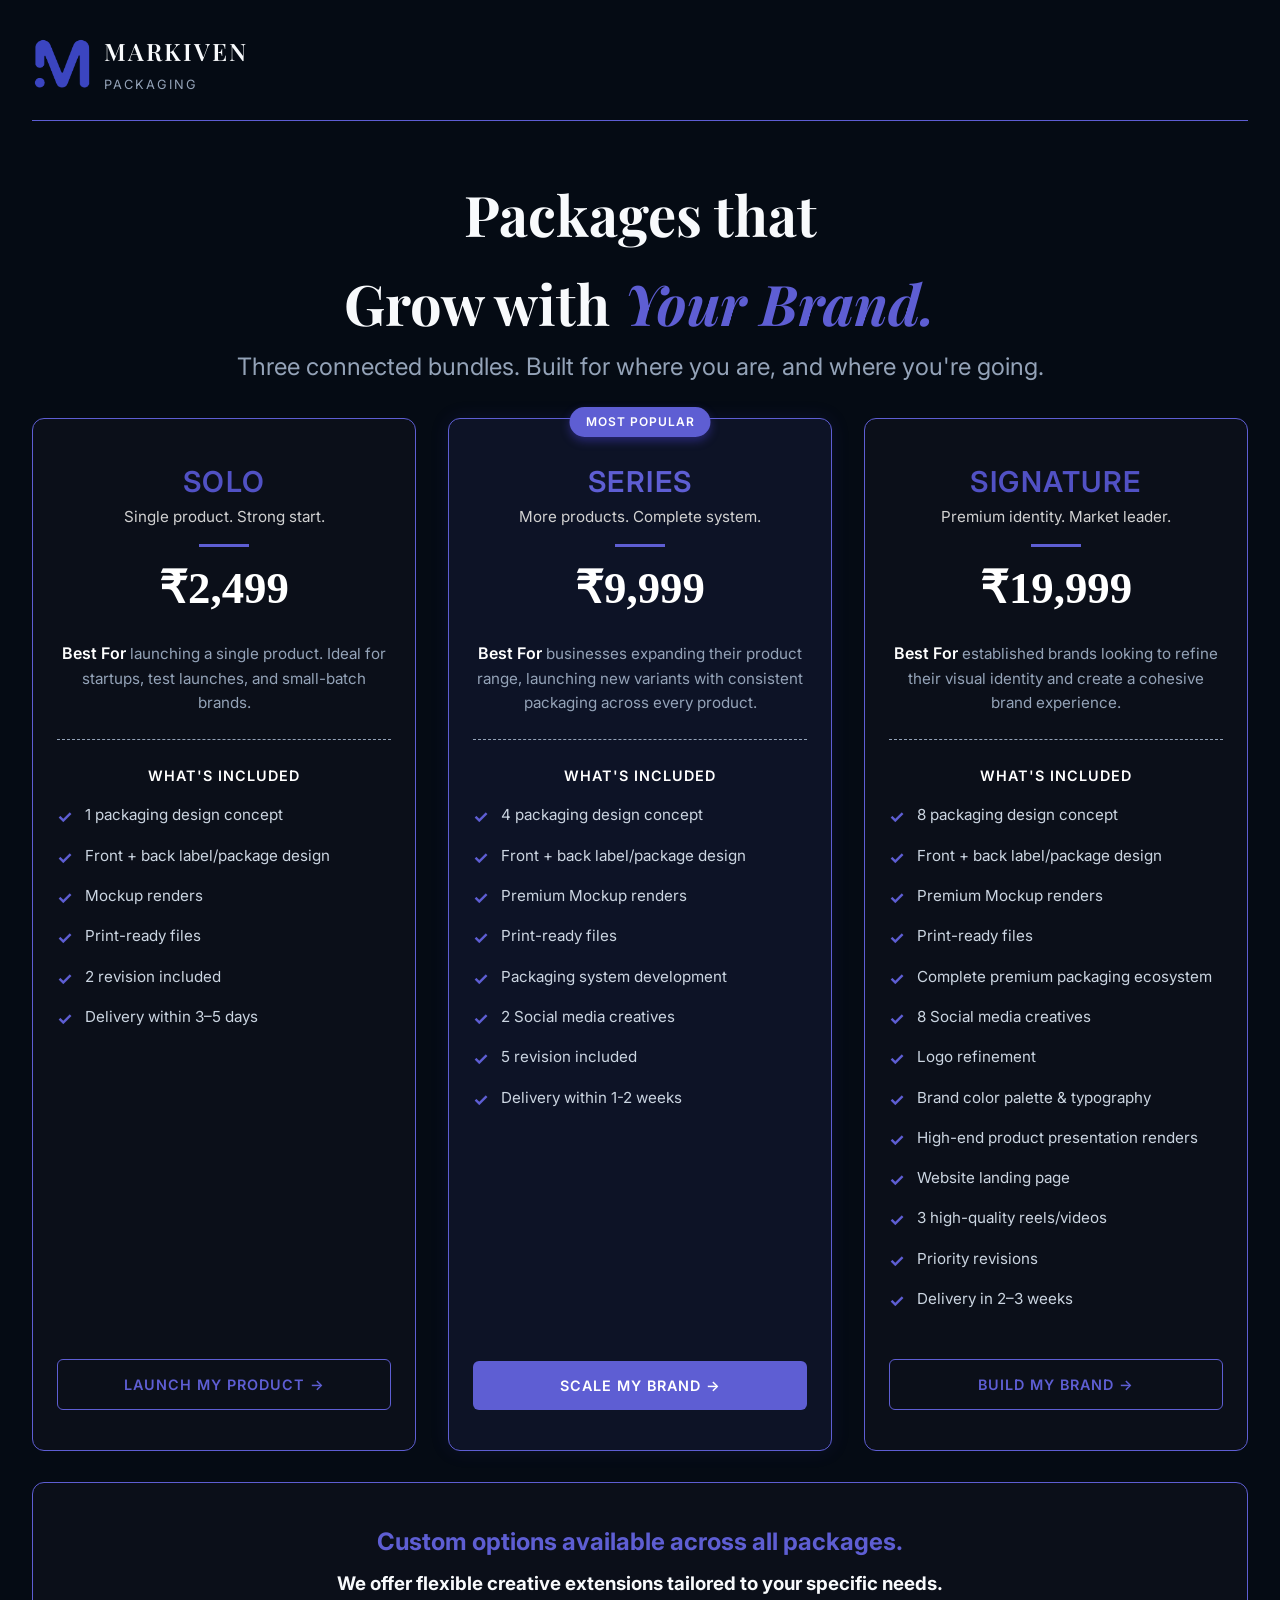
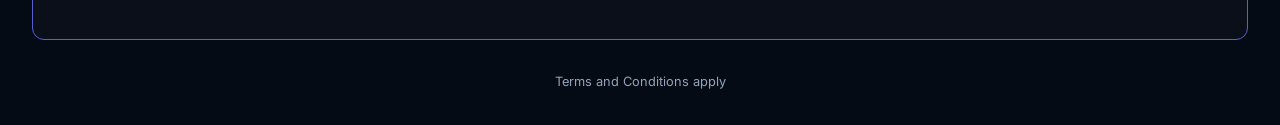
<file: index.html>
<!DOCTYPE html>
<html lang="en">
<head>
    <meta charset="UTF-8">
    <meta name="viewport" content="width=device-width, initial-scale=1.0">
    <title>Markiven - Packaging Bundles</title>
    <link href="https://fonts.googleapis.com/css2?family=Inter:wght@300;400;600&family=Playfair+Display:ital,wght@0,600;1,600&display=swap" rel="stylesheet">
    <link rel="stylesheet" href="Style.css">
    <link rel="icon" type="image/x-icon" href="/Images/favicon-light.ico" media="(prefers-color-scheme: light)">
    <link rel="icon" type="image/x-icon" href="/Images/favicon-dark.ico" media="(prefers-color-scheme: dark)">
</head>
<body>
    <div class="container">
        <header>
            <div class="logo-icon"><img src="/Images/MARKIVEN-002.png" alt="Markiven Logo"></div>
            <div>
                <div class="logo-text">MARKIVEN</div>
                <div class="logo-sub">Packaging</div>
            </div>
        </header>

        <section class="hero">
            <h1>Packages that<br>Grow with<span> Your Brand.</span></h1>
            <p>Three connected bundles. Built for where you are, and where you're going.</p>
        </section>

        <section class="pricing-grid">
            <!-- Bundle 1 -->
            <div class="card">
                <div class="card-title">Solo</div>
                <div class="card-discription"> Single product. Strong start.</div>
                <div class="line"></div>
                <div class="price">₹2,499</div>
                <div class="purpose"><span>Best For</span> launching a single product. Ideal for startups, test launches, and small-batch brands.</div>
                <div class="features-title">What's Included</div>
                <ul class="features">
                        <li>1 packaging design concept</li>
                        <li>Front + back label/package design</li>
                        <li>Mockup renders</li>
                        <li>Print-ready files</li>
                        <li>2 revision included</li>
                        <li>Delivery within 3–5 days</li>
                </ul>
                <button class="btn btn-outline" onclick="handleBooking('Solo Pack')">Launch My Product &rarr;</button>
            </div>

            <!-- Bundle 2 -->
            <div class="card popular">
                <div class="badge">Most Popular</div>
                <div class="card-title">Series</div>
                <div class="card-discription"> More products. Complete system.</div>
                <div class="line"></div>
                <div class="price">₹9,999</div>
                <div class="purpose"><span>Best For</span> businesses expanding their product range, launching new variants with consistent packaging across every product.</div>
                <div class="features-title">What's Included</div>
                <ul class="features">
                        <li>4 packaging design concept</li>
                        <li>Front + back label/package design</li>
                        <li>Premium Mockup renders</li>
                        <li>Print-ready files</li>
                        <li>Packaging system development</li>
                        <li>2 Social media creatives</li>
                        <li>5 revision included</li>
                        <li>Delivery within 1-2 weeks</li>
                </ul>
                <button class="btn btn-primary" onclick="handleBooking('Series Pack')">Scale My Brand &rarr;</button>
            </div>

            <!-- Bundle 3 -->
            <div class="card">
                <div class="card-title">Signature</div>
                <div class="card-discription"> Premium identity. Market leader.</div>
                <div class="line"></div>
                <div class="price">₹19,999</div>
                <div class="purpose"><span>Best For</span> established brands looking to refine their visual identity and create a cohesive brand experience.</div>
                <div class="features-title">What's Included</div>
                <ul class="features">
                    <li>8 packaging design concept</li>
                    <li>Front + back label/package design</li>
                    <li>Premium Mockup renders</li>
                    <li>Print-ready files</li>
                    <li>Complete premium packaging ecosystem</li>
                    <li>8 Social media creatives</li>
                    <li>Logo refinement</li>
                    <li>Brand color palette & typography</li>
                    <li>High-end product presentation renders</li>
                    <li>Website landing page</li>
                    <li>3 high-quality reels/videos</li>
                    <li>Priority revisions</li>
                    <li>Delivery in 2–3 weeks</li>
                </ul>
                <button class="btn btn-outline" onclick="handleBooking('Signature Pack')">Build My Brand &rarr;</button>
            </div>
        </section> 
        <div>
            <section class="addon"> 
                <div class="card">
                    <h1 class="card-content">Custom options available across all packages.</h1>
                    <h3 class="sub-text">We offer flexible creative extensions tailored to your specific needs.</h3>
                </div>
            </section>
        </div>
            <div class="Terms-and-Conditions">
                <div>Terms and Conditions apply</div>
            </div>

    <script src="button.js"></script>
</body>
</html>
</file>
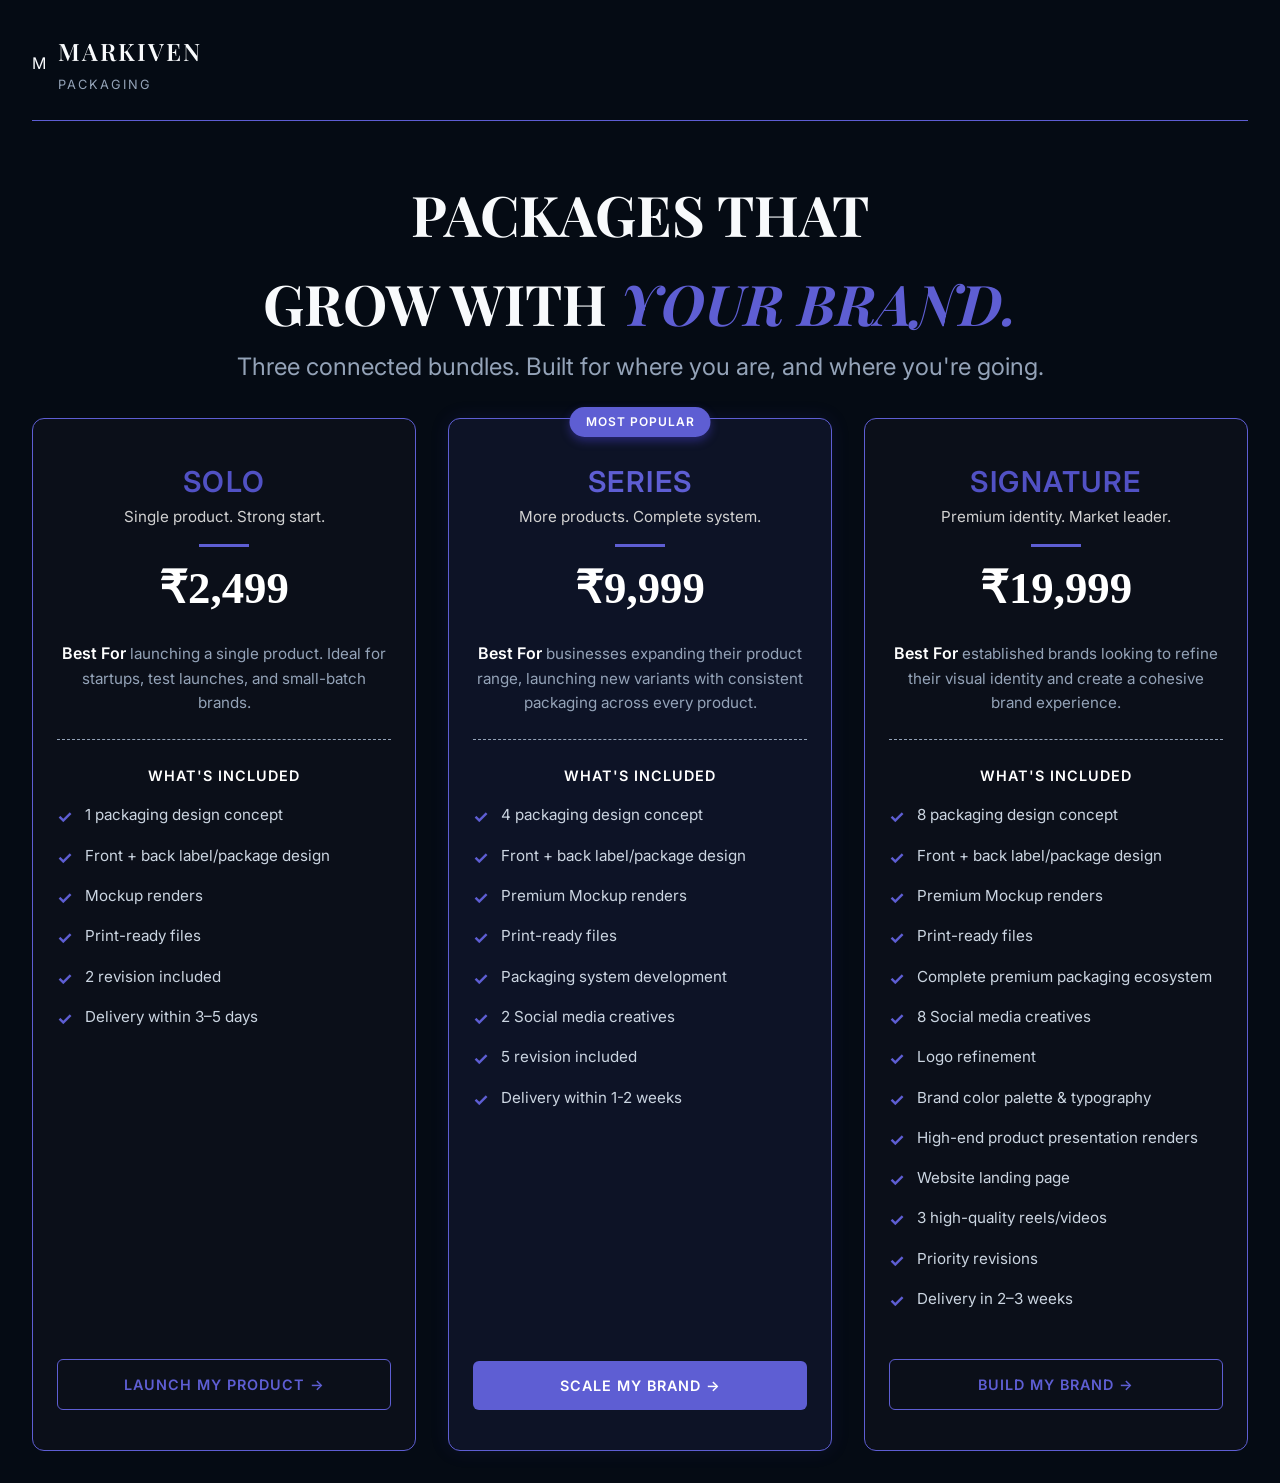
<file: Markiven_Pricing_Bundles_.html>
<!DOCTYPE html>
<html lang="en">
<head>
    <meta charset="UTF-8">
    <meta name="viewport" content="width=device-width, initial-scale=1.0">
    <title>Markiven - Packaging Bundles</title>
    <link href="https://fonts.googleapis.com/css2?family=Inter:wght@300;400;600&family=Playfair+Display:ital,wght@0,600;1,600&display=swap" rel="stylesheet">
    <link rel="stylesheet" href="Style.css">
</head>
<body>
    <div class="container">
        <header>
            <div class="logo-icon">M</div>
            <div>
                <div class="logo-text">MARKIVEN</div>
                <div class="logo-sub">Packaging</div>
            </div>
        </header>

        <section class="hero">
            <h1>PACKAGES THAT <br>GROW WITH <span>YOUR BRAND.</span></h1>
            <p>Three connected bundles. Built for where you are, and where you're going.</p>
        </section>

        <section class="pricing-grid">
            <!-- Bundle 1 -->
            <div class="card">
                <div class="card-title">Solo</div>
                <div class="card-discription"> Single product. Strong start.</div>
                <div class="line"></div>
                <div class="price">₹2,499</div>
                <div class="purpose"><span>Best For</span> launching a single product. Ideal for startups, test launches, and small-batch brands.</div>
                <div class="features-title">What's Included</div>
                <ul class="features">
                        <li>1 packaging design concept</li>
                        <li>Front + back label/package design</li>
                        <li>Mockup renders</li>
                        <li>Print-ready files</li>
                        <li>2 revision included</li>
                        <li>Delivery within 3–5 days</li>
                </ul>
                <button class="btn btn-outline" onclick="handleBooking('Solo Pack')">Launch My Product &rarr;</button>
            </div>

            <!-- Bundle 2 -->
            <div class="card popular">
                <div class="badge">Most Popular</div>
                <div class="card-title">Series</div>
                <div class="card-discription"> More products. Complete system.</div>
                <div class="line"></div>
                <div class="price">₹9,999</div>
                <div class="purpose"><span>Best For</span> businesses expanding their product range, launching new variants with consistent packaging across every product.</div>
                <div class="features-title">What's Included</div>
                <ul class="features">
                        <li>4 packaging design concept</li>
                        <li>Front + back label/package design</li>
                        <li>Premium Mockup renders</li>
                        <li>Print-ready files</li>
                        <li>Packaging system development</li>
                        <li>2 Social media creatives</li>
                        <li>5 revision included</li>
                        <li>Delivery within 1-2 weeks</li>
                </ul>
                <button class="btn btn-primary" onclick="handleBooking('Series Pack')">Scale My Brand &rarr;</button>
            </div>

            <!-- Bundle 3 -->
            <div class="card">
                <div class="card-title">Signature</div>
                <div class="card-discription"> Premium identity. Market leader.</div>
                <div class="line"></div>
                <div class="price">₹19,999</div>
                <div class="purpose"><span>Best For</span> established brands looking to refine their visual identity and create a cohesive brand experience.</div>
                <div class="features-title">What's Included</div>
                <ul class="features">
                    <li>8 packaging design concept</li>
                    <li>Front + back label/package design</li>
                    <li>Premium Mockup renders</li>
                    <li>Print-ready files</li>
                    <li>Complete premium packaging ecosystem</li>
                    <li>8 Social media creatives</li>
                    <li>Logo refinement</li>
                    <li>Brand color palette & typography</li>
                    <li>High-end product presentation renders</li>
                    <li>Website landing page</li>
                    <li>3 high-quality reels/videos</li>
                    <li>Priority revisions</li>
                    <li>Delivery in 2–3 weeks</li>
                </ul>
                <button class="btn btn-outline" onclick="handleBooking('Signature Pack')">Build My Brand &rarr;</button>
            </div>
        </section>
        <!-- Add-on Section 
        <div>
            <section class="addon"> 
                <div class="card">
                    <div class="card-content">Custom options available across all packages.</div>
                    <div class="sub-text">We offer flexible creative extensions tailored to your specific needs.</div>
                </div>
            </section>
        </div>-->
    </div>

    <script src="button.js"></script>
</body>
</html>
</file>
<file: Style.css>
:root {
            --bg-main: #050b14;
            --bg-card: #0B0F19;
            --bg-popular: #0D1326;
            --accent: #5e5ed3;
            --accent-hover: #5151c4;
            --text-main: #F8FAFC;
            --text-muted: #94A3B8;
            --border: #5e5ed3;
        }
        
        * {
            box-sizing: border-box;
            margin: 0;
            padding: 0;
        }

        body {
            font-family: 'Inter', sans-serif;
            background-color: var(--bg-main);
            color: var(--text-main);
            line-height: 1.6;
            padding: 2rem;
            min-height: 100vh;
        }

        .container {
            max-width: 1440px;
            margin: 0 auto;
        }

        header {
            text-align: left;
            padding-bottom: 1.5rem;
            border-bottom: 1px solid var(--border);
            margin-bottom: 3rem;
            display: flex;
            align-items: center;
            gap: 0.75rem;
        }

        .logo-icon img {
                display: block;
            width: 60px;
            height: 60px;
        }

        .logo-text {
            font-family: 'Playfair Display', serif;
            font-size: 1.5rem;
            font-weight: 600;
            letter-spacing: 2px;
            text-transform: uppercase;
        }
        
        .logo-sub {
            font-size: 0.8rem;
            color: var(--text-muted);
            letter-spacing: 2px;
            text-transform: uppercase;
            font-family: 'Inter', sans-serif;
            margin-top: 5px;
            display: block;
        }

        .hero {
            text-align: center;
            margin-bottom: 2rem;
        }

        .hero h1 {
            font-family: 'Playfair Display', serif;
            font-size: 3.5rem;
            margin-bottom: rem;
            color: var(--text-main);
        }

        .hero h1 span {
            color: var(--accent);
            font-style: italic;
        }

        .hero p {
            color: var(--text-muted);
            font-size: 1.5rem;
        }

        .pricing-grid {
            display: grid;
            grid-template-columns: repeat(3, 1fr); /* STRICTLY 3 columns on desktop */
            gap: 2rem;
            align-items: stretch;
        }

        .card {
            background-color: var(--bg-card);
            border: 1px solid var(--border);
            border-radius: 12px;
            padding: 2.5rem 1.5rem; /* slightly reduced padding so long prices fit comfortably */
            position: relative;
            transition: transform 0.3s ease, box-shadow 0.3s ease;
            display: flex;
            flex-direction: column;
        }

        .card:hover {
            transform: translateY(-8px);
            box-shadow: 0 15px 35px rgba(79, 70, 229, 0.15);
        }

        .card.popular {
            background-color: var(--bg-popular);
            border-color: var(--accent);
            box-shadow: 0 0 20px rgba(79, 70, 229, 0.1);
        }

        .badge {
            position: absolute;
            top: -12px;
            left: 50%;
            transform: translateX(-50%);
            background-color: var(--accent);
            color: white;
            padding: 5px 16px;
            border-radius: 20px;
            font-size: 0.75rem;
            font-weight: 600;
            text-transform: uppercase;
            letter-spacing: 1px;
            box-shadow: 0 4px 10px rgba(79, 70, 229, 0.4);
        }

        .card-title {
            text-align: center;
            color: var(--accent-hover);
            font-size: 1.8rem;
            text-transform: uppercase;
            letter-spacing: 1.5px;
            font-weight: 600;
            margin-bottom: -1px;
            
        }

        .card-discription {
            text-align: center;
            color: rgb(209, 209, 209);
            font-size: 0.95rem;
            margin-bottom: .2rem;
            padding-bottom: 0rem;
        }

        .line {
            width: 50px;
            height: 3px;
            background-color: var(--accent);
            margin: 0.75rem auto .4rem auto;
        }

        .card.popular .card-title {
            color: var(--accent);
        }

        .price {
            text-align: center;
            font-weight: 700;
            font-family: 'Times New Roman', Times, serif;
            font-size: 2.8rem; /* Scaled to ensure single line */
            margin-bottom: 1rem;
            color: white;
            white-space: nowrap; /* ENFORCES ONE SINGLE LINE */;
        }

        .purpose {
            text-align:center;
            color: var(--text-muted);
            font-size: 0.95rem;
            margin-bottom: 1.5rem;
            padding-bottom: 1.5rem;
            border-bottom: 1px solid var(--text-muted);
            border-bottom-style:dashed;
            min-height: 70px;
        }

        .purpose span {
            font-size: 16px;
            font-weight: 600;
            color: white;
        }

        .features {
            list-style: none;
            margin-bottom: 2rem;
            flex-grow: 1;
        }

        .features-title {
            text-align: center;
            font-size: .9rem;
            text-transform: uppercase;
            letter-spacing: 1px;
            margin-bottom: 1rem;
            font-weight: 600;
            color: white;
        }

        .features > li {
            position: relative;
            padding-left: 1.75rem;
            margin-bottom: 1rem;
            font-size: 0.95rem;
            color: #CBD5E1;
        }

        .features > li::before {
            content: '✓';
            position: absolute;
            left: 0;
            color: var(--accent);
            font-weight: bold;
            font-size: 1.1rem;
        }

        .features .sub-list {
            list-style: none;
            margin-top: 0.75rem;
            margin-bottom: 1.5rem;
        }
        
        .features .sub-list li {
            padding-left: 1.25rem;
            color: var(--text-muted);
            font-size: 0.9rem;
            margin-bottom: 0.5rem;
            position: relative;
        }
        
        .features .sub-list li::before {
            content: '-';
            position: absolute;
            left: 0;
            color: var(--text-muted);
        }

        .deliverable-note {
            font-weight: 600;
            margin-bottom: 0.75rem;
            color: white;
            font-size: 0.95rem;
        }

        .btn {
            display: block;
            width: 100%;
            text-align: center;
            padding: 1rem;
            border-radius: 6px;
            font-weight: 600;
            text-transform: uppercase;
            letter-spacing: 1px;
            cursor: pointer;
            border: none;
            transition: all 0.3s ease;
            font-family: 'Inter', sans-serif;
            font-size: 0.9rem;
        }

        .btn-outline {
            background: transparent;
            border: 1px solid var(--accent);
            color: var(--accent);
        }

        .btn-outline:hover {
            background: rgba(79, 70, 229, 0.1);
            color: white;
            border-color: var(--accent-hover);
        }

        .btn-primary {
            background: var(--accent);
            color: white;
        }

        .btn-primary:hover {
            background: var(--accent-hover);
            transform: translateY(-2px);
            box-shadow: 0 5px 15px rgba(79, 70, 229, 0.3);
        }

        .addon {
            margin-top: 1.9rem;
            text-align-last: center;
        }

        .addon .card-content {
            color: #5e5ed3;
            margin-bottom: 0.5rem;
        }

        .Terms-and-Conditions {
            text-align: center;
            margin-top: 2rem;
            font-size: 0.8rem;
            color: var(--text-muted);
        }

        @media (max-width: 1024px) {
            .pricing-grid {
                grid-template-columns: 1fr; /* Stack into 1 column on mobile/tablets */
                max-width: 500px;
                margin: 0 auto;
            }
            .purpose {
                min-height: auto;
            }
            .price {
                font-size: 2.2rem; /* Keep scale appropriate for stacked mobile */
                white-space: nowrap; /* Ensures single line still */
            }
        }
</file>
